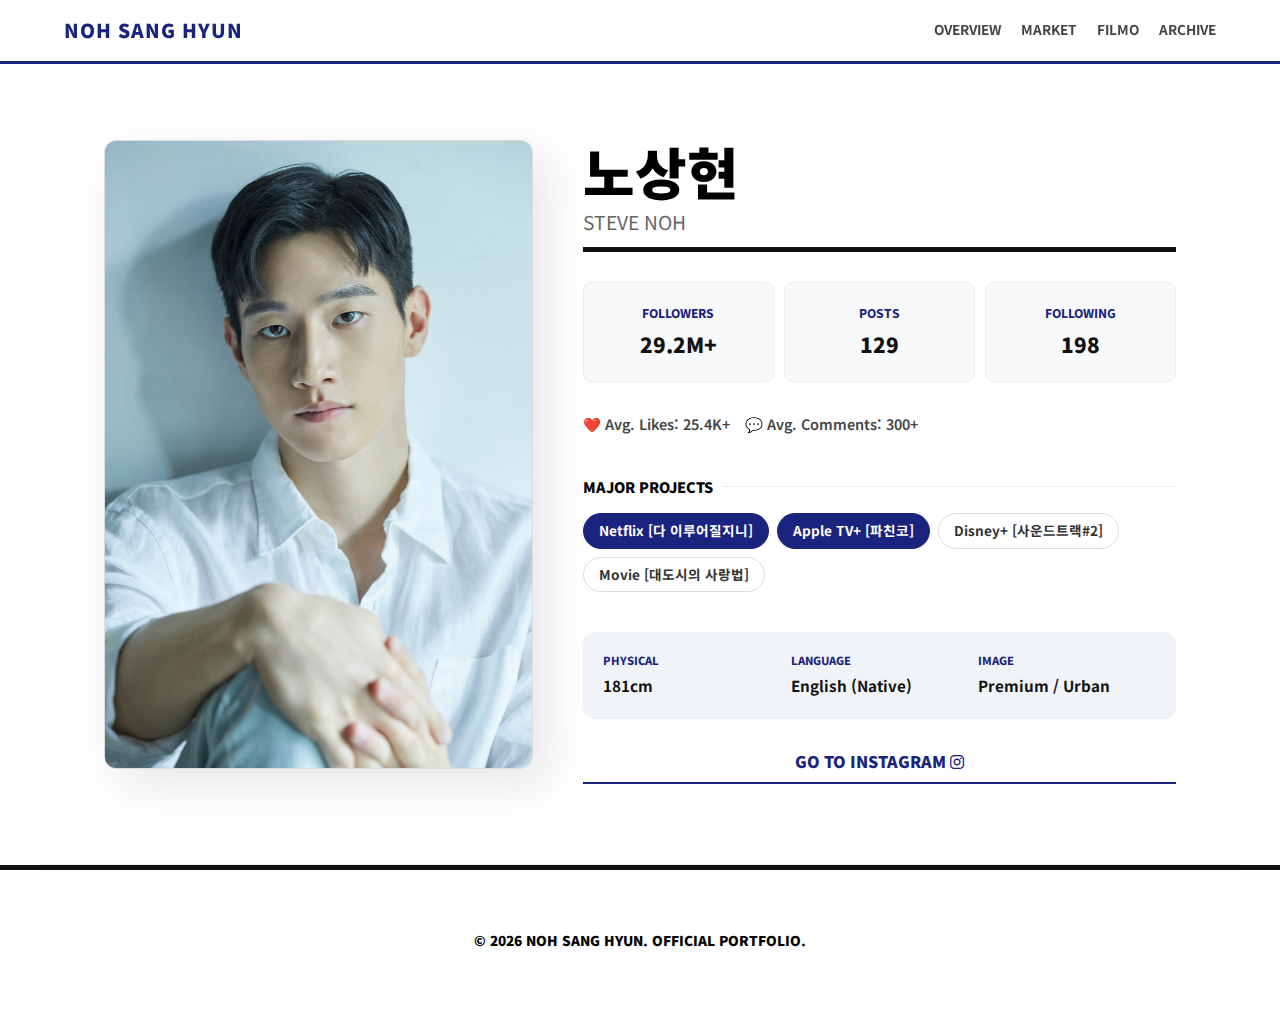
<file: web/demo_비율.html>
<!DOCTYPE html>
<html lang="ko">
<head>
    <meta charset="UTF-8">
    <meta name="viewport" content="width=device-width, initial-scale=1.0"> <!-- 모바일 대응 필수 태그 -->
    <title>NOH SANG HYUN | Official Profile</title>
    <link href="https://fonts.googleapis.com/css2?family=Noto+Sans+KR:wght@400;500;700;900&display=swap" rel="stylesheet">
    <link rel="stylesheet" href="https://cdnjs.cloudflare.com/ajax/libs/font-awesome/6.0.0/css/all.min.css">
    <style>
        /* [1] 기본 설정 및 변수 */
        :root { --main-color: #1a237e; --text-black: #111; --bg-gray: #f8f9fa; }
        * { margin: 0; padding: 0; box-sizing: border-box; -webkit-tap-highlight-color: transparent; }
        body { background-color: #fff; color: var(--text-black); font-family: 'Noto Sans KR', sans-serif; line-height: 1.6; word-break: keep-all; }
        img { max-width: 100%; height: auto; display: block; }
        a { text-decoration: none; color: inherit; }

        /* [2] 네비게이션 - 모바일 대응 */
        nav {
            position: fixed; top: 0; width: 100%; padding: 15px 5%;
            display: flex; justify-content: space-between; align-items: center;
            background: rgba(255,255,255,0.98); z-index: 1000; border-bottom: 3px solid var(--main-color);
            backdrop-filter: blur(10px);
        }
        .logo { font-size: 1.2rem; font-weight: 900; letter-spacing: 1px; color: var(--main-color); }
        .nav-links { display: flex; gap: 20px; }
        .nav-links a { font-size: 0.85rem; color: #444; font-weight: 700; }

        /* [3] 섹션 공통 레이아웃 */
        section { padding: 80px 5%; border-bottom: 1px solid #eee; overflow: hidden; }
        .section-title { font-size: 2rem; font-weight: 900; margin-bottom: 50px; text-align: center; color: #000; }

        /* [4] PROFILE SECTION - PC/모바일 전환 핵심 */
        #profile { display: flex; flex-direction: row; gap: 50px; align-items: flex-start; padding-top: 140px; max-width: 1200px; margin: 0 auto; }
        .profile-img-wrap { flex: 0 0 40%; }
        .profile-img-wrap img { width: 100%; border-radius: 12px; box-shadow: 15px 15px 50px rgba(0,0,0,0.1); border: 1px solid #ddd; }
        .profile-content { flex: 1; width: 100%; }

        .name-area { border-bottom: 5px solid #111; padding-bottom: 10px; margin-bottom: 30px; }
        .name-area h1 { font-size: 3.5rem; font-weight: 900; color: #000; line-height: 1.1; }
        .name-area .eng { font-size: 1.2rem; color: #666; font-weight: 400; text-transform: uppercase; display: block; margin-top: 5px; }

        /* 데이터 그리드 - 모바일에서는 2열 혹은 1열 */
        .data-grid { display: grid; grid-template-columns: repeat(3, 1fr); gap: 10px; margin-bottom: 30px; }
        .data-item { background: var(--bg-gray); padding: 20px 10px; text-align: center; border-radius: 8px; border: 1px solid #eee; }
        .data-item .label { display: block; font-size: 0.75rem; color: var(--main-color); font-weight: 800; text-transform: uppercase; margin-bottom: 5px; }
        .data-item .value { font-size: 1.3rem; font-weight: 900; }

        .engagement-info { font-size: 0.9rem; color: #444; margin-bottom: 40px; display: flex; gap: 15px; font-weight: 600; flex-wrap: wrap; }

        /* 태그 시스템 */
        .highlight-group { margin-bottom: 35px; }
        .highlight-group h3 { font-size: 0.9rem; color: #000; margin-bottom: 15px; font-weight: 900; display: flex; align-items: center; }
        .highlight-group h3::after { content: ""; flex: 1; height: 1px; background: #eee; margin-left: 10px; }
        .tag-container { display: flex; flex-wrap: wrap; gap: 8px; }
        .premium-tag { font-size: 0.85rem; color: #333; border: 1px solid #ddd; padding: 6px 15px; font-weight: 700; border-radius: 50px; background: #fff; }
        .premium-tag.important { color: #fff; border-color: var(--main-color); background: var(--main-color); }

        .talent-summary { display: grid; grid-template-columns: repeat(3, 1fr); gap: 10px; margin-top: 40px; padding: 20px; background: #f0f4f8; border-radius: 12px; }
        .summary-item .label { font-size: 0.7rem; color: var(--main-color); text-transform: uppercase; font-weight: 800; display: block; margin-bottom: 3px; }
        .summary-item .value { font-size: 0.95rem; font-weight: 700; }

        /* [5] MARKET INSIGHT - 반응형 레이아웃 */
        #market-insight { background-color: #fff; }
        .insight-grid { display: grid; grid-template-columns: 1fr 1fr; gap: 30px; margin-top: 40px; }
        .stat-card { background: #fff; border: 1px solid #eee; padding: 25px; border-radius: 15px; box-shadow: 0 5px 15px rgba(0,0,0,0.03); }
        .stat-card .value { font-size: 1.8rem; font-weight: 900; margin: 5px 0; }
        
        .trend-visual { background: var(--main-color); color: #fff; padding: 30px; border-radius: 15px; }
        .chart-container { width: 100%; height: 150px; display: flex; align-items: flex-end; gap: 8px; margin-top: 20px; }
        .chart-bar { background: rgba(255,255,255,0.2); flex: 1; border-radius: 3px 3px 0 0; position: relative; }
        .chart-bar.spike { background: #fff; }
        .chart-bar::after { content: attr(data-year); position: absolute; bottom: -25px; left: 50%; transform: translateX(-50%); font-size: 0.7rem; color: rgba(255,255,255,0.6); }

        /* [6] FILMOGRAPHY - 모바일에서 테이블 깨짐 방지 */
        .filmo-table-container { overflow-x: auto; } /* 가로 스크롤 허용 */
        .filmo-table { width: 100%; border-collapse: collapse; min-width: 500px; }
        .filmo-table td { padding: 20px 10px; border-bottom: 1px solid #f0f0f0; }
        .filmo-year { width: 100px; color: var(--main-color); font-weight: 900; font-size: 1.1rem; }
        .filmo-title { font-weight: 700; font-size: 1.1rem; }
        .filmo-cat { text-align: right; color: #999; font-weight: 700; font-size: 0.8rem; }

        /* [7] ARCHIVE */
        .work-grid { display: grid; grid-template-columns: 1fr 1fr; gap: 40px; }
        .work-section h3 { font-size: 1.1rem; color: var(--main-color); margin-bottom: 25px; border-bottom: 3px solid var(--main-color); padding-bottom: 10px; font-weight: 900; }
        .clickable-item { padding: 18px 0; border-bottom: 1px solid #eee; cursor: pointer; display: flex; justify-content: space-between; align-items: center; font-size: 1rem; font-weight: 700; }

        /* [8] MODAL - 모바일 전체화면 대응 */
        #videoModal { display: none; position: fixed; top: 0; left: 0; width: 100%; height: 100%; background: #000; z-index: 2000; justify-content: center; align-items: center; }
        .modal-content { position: relative; width: 95%; max-width: 1000px; aspect-ratio: 16/9; }
        .modal-content iframe { width: 100%; height: 100%; border: none; }
        .close-modal { position: absolute; top: -50px; right: 0; color: #fff; font-size: 2.5rem; cursor: pointer; }

        footer { padding: 60px 5%; text-align: center; color: #000; font-size: 0.85rem; border-top: 5px solid #111; font-weight: 900; }

        /* [9] 핵심: 모바일 미디어 쿼리 (화면 너비 768px 이하일 때) */
        @media (max-width: 768px) {
            nav { padding: 10px 5%; }
            .logo { font-size: 1rem; }
            .nav-links { gap: 10px; }
            .nav-links a { font-size: 0.75rem; }

            section { padding: 60px 5%; }
            .section-title { font-size: 1.6rem; margin-bottom: 30px; }

            #profile { flex-direction: column; gap: 30px; align-items: center; text-align: center; padding-top: 100px; }
            .profile-img-wrap { flex: 0 0 100%; width: 100%; max-width: 350px; }
            .name-area h1 { font-size: 2.5rem; }
            .name-area .eng { font-size: 1rem; }

            .data-grid { grid-template-columns: 1fr; } /* 수치 정보를 세로로 1열 배치 */
            .engagement-info { justify-content: center; font-size: 0.8rem; }
            .talent-summary { grid-template-columns: 1fr; text-align: center; gap: 15px; }
            
            .insight-grid { grid-template-columns: 1fr; } /* 인사이트 카드 세로 배치 */
            .stat-card-wrap { grid-template-columns: 1fr !important; }
            
            .keyword-cloud-wrap { padding: 40px 20px; }
            .tag-xl { font-size: 1.8rem; }
            .tag-l { font-size: 1.3rem; }
            
            .work-grid { grid-template-columns: 1fr; } /* 아카이브 리스트 세로 배치 */
            .clickable-item { font-size: 0.9rem; }
        }
    </style>
</head>
<body>

    <nav>
        <div class="logo">NOH SANG HYUN</div>
        <div class="nav-links">
            <a href="#profile">OVERVIEW</a>
            <a href="#market-insight">MARKET</a>
            <a href="#filmography">FILMO</a>
            <a href="#works">ARCHIVE</a>
        </div>
    </nav>

    <!-- PROFILE SECTION -->
    <section id="profile">
        <div class="profile-img-wrap">
            <img src="profile.jpg" alt="Actor Noh Sang Hyun Profile">
        </div>

        <div class="profile-content">
            <div class="name-area">
                <h1>노상현</h1>
                <span class="eng">Steve Noh</span>
            </div>

            <div class="data-grid">
                <div class="data-item"><span class="label">Followers</span><span class="value">29.2M+</span></div>
                <div class="data-item"><span class="label">Posts</span><span class="value">129</span></div>
                <div class="data-item"><span class="label">Following</span><span class="value">198</span></div>
            </div>
            <div class="engagement-info">
                <span>❤️ Avg. Likes: 25.4K+</span>
                <span>💬 Avg. Comments: 300+</span>
            </div>

            <div class="highlight-group">
                <h3>MAJOR PROJECTS</h3>
                <div class="tag-container">
                    <span class="premium-tag important">Netflix [다 이루어질지니]</span>
                    <span class="premium-tag important">Apple TV+ [파친코]</span>
                    <span class="premium-tag">Disney+ [사운드트랙#2]</span>
                    <span class="premium-tag">Movie [대도시의 사랑법]</span>
                </div>
            </div>

            <div class="talent-summary">
                <div class="summary-item"><span class="label">Physical</span><span class="value">181cm</span></div>
                <div class="summary-item"><span class="label">Language</span><span class="value">English (Native)</span></div>
                <div class="summary-item"><span class="label">Image</span><span class="value">Premium / Urban</span></div>
            </div>

            <a href="https://www.instagram.com/steveshnoe/" target="_blank" style="display: block; margin-top: 30px; font-size: 1rem; color: var(--main-color); border-bottom: 2px solid var(--main-color); padding-bottom: 8px; font-weight: 900; text-align: center;">
                GO TO INSTAGRAM <i class="fa-brands fa-instagram"></i>
            </a>
        </div>
    </section>

    <div id="videoModal">
        <div class="modal-content">
            <span class="close-modal">&times;</span>
            <iframe id="modalIframe" src="" allow="autoplay; encrypted-media" allowfullscreen></iframe>
        </div>
    </div>

    <footer>
        <p>© 2026 NOH SANG HYUN. OFFICIAL PORTFOLIO.</p>
    </footer>

    <script>
        const modal = document.getElementById('videoModal');
        const modalIframe = document.getElementById('modalIframe');
        const closeBtn = document.querySelector('.close-modal');
        const clickableItems = document.querySelectorAll('.clickable-item');

        clickableItems.forEach(item => {
            item.addEventListener('click', () => {
                const videoId = item.getAttribute('data-video');
                if(videoId) {
                    modalIframe.src = "https://www.youtube.com/embed/" + videoId + "?autoplay=1";
                    modal.style.display = 'flex';
                    document.body.style.overflow = 'hidden';
                }
            });
        });

        closeBtn.addEventListener('click', () => {
            modal.style.display = 'none';
            modalIframe.src = '';
            document.body.style.overflow = 'auto';
        });

        window.addEventListener('click', (e) => { if (e.target === modal) { closeBtn.click(); } });

        document.querySelectorAll('a[href^="#"]').forEach(anchor => {
            anchor.addEventListener('click', function (e) {
                e.preventDefault();
                const target = document.querySelector(this.getAttribute('href'));
                if(target) {
                    window.scrollTo({ top: target.offsetTop - 70, behavior: 'smooth' });
                }
            });
        });
    </script>
</body>
</html>
</file>
